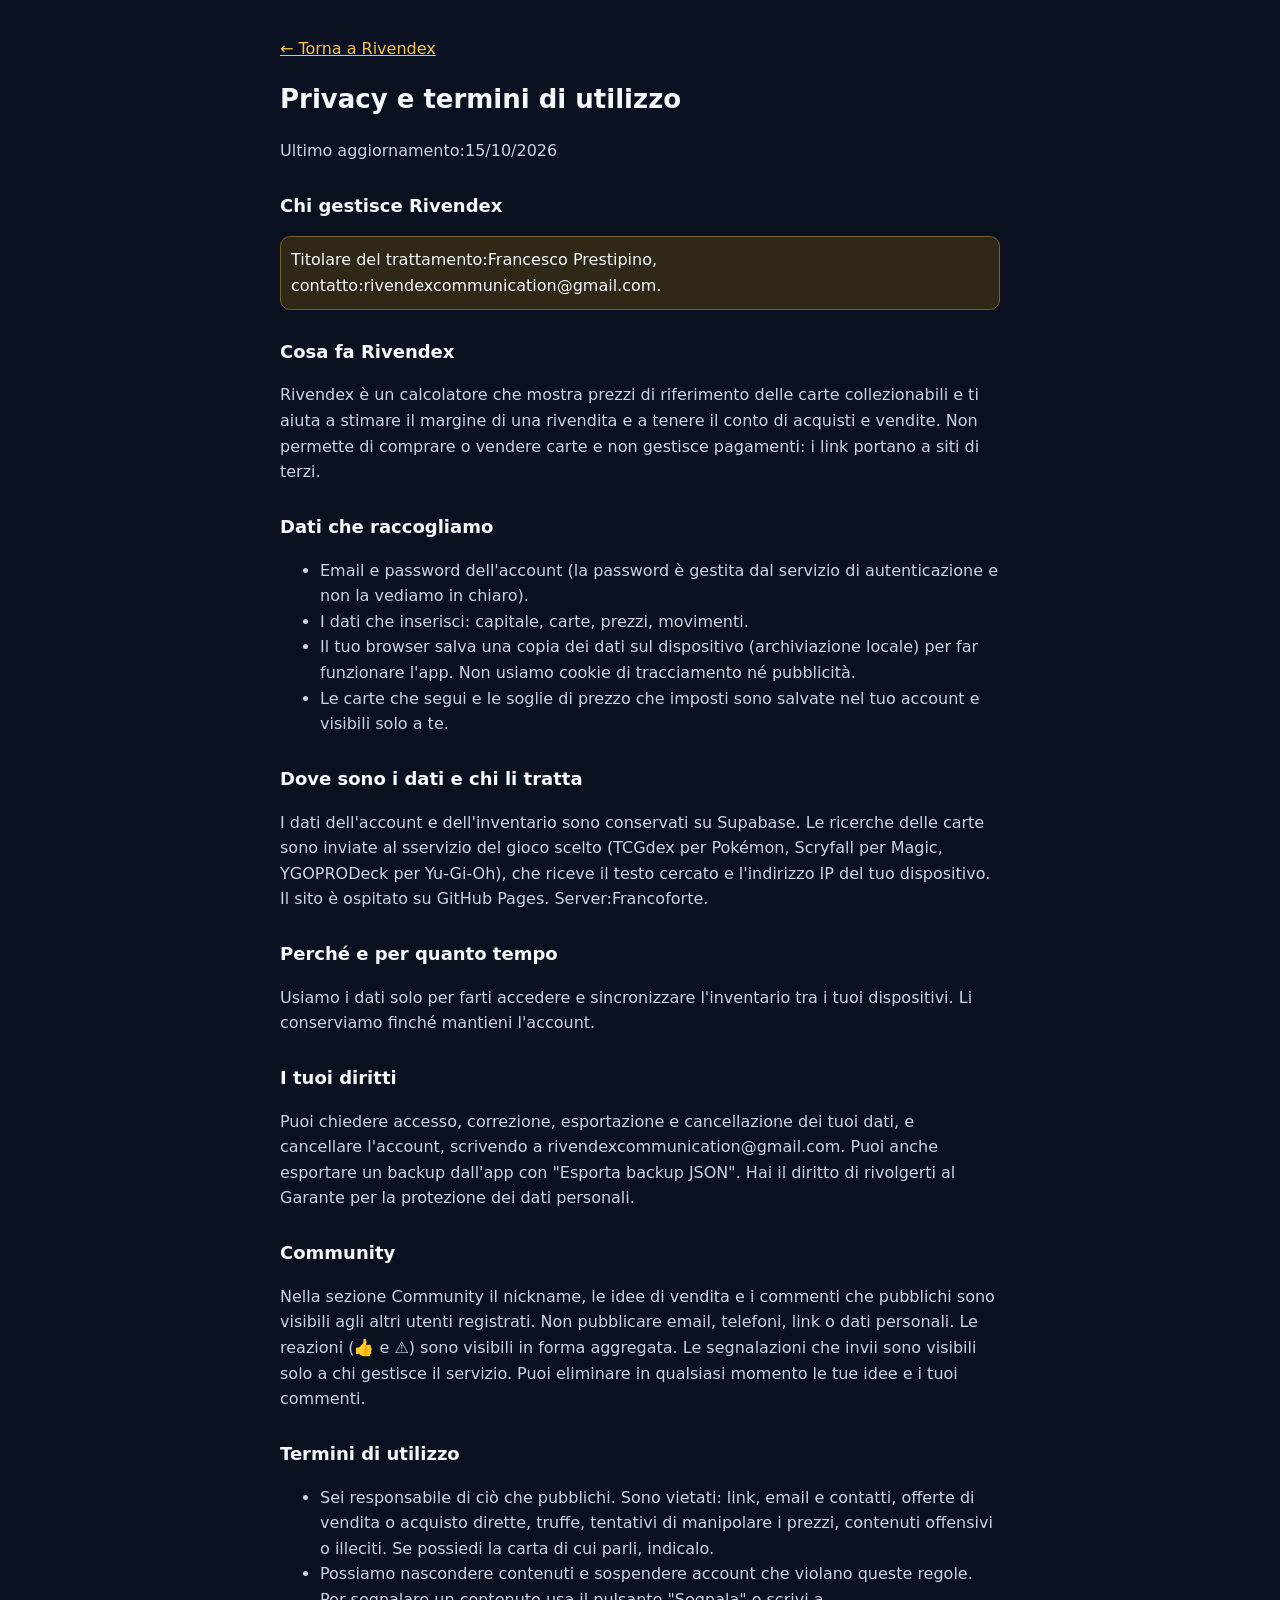
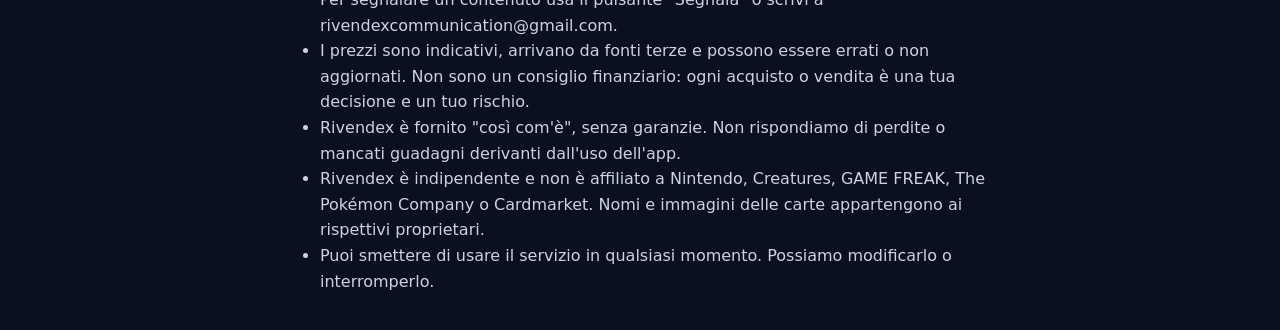
<file: privacy.html>
<!DOCTYPE html>
<html lang="it">
<head>
<meta charset="UTF-8">
<meta name="viewport" content="width=device-width, initial-scale=1">
<meta name="theme-color" content="#0b1020">
<title>Privacy e termini – Rivendex</title>
<style>
body{margin:0;background:#0b1020;color:#f5f7fb;font:16px/1.6 system-ui,sans-serif}
main{max-width:720px;margin:auto;padding:20px}
h1{font-size:26px}h2{font-size:18px;margin-top:28px}
p,li{color:#c9d3e3}a{color:#f5c451}
.todo{background:#302816;border:1px solid #76602c;padding:10px;border-radius:10px;color:#f5f7fb}
</style>
</head>
<body>
<main>
<p><a href="./">← Torna a Rivendex</a></p>
<h1>Privacy e termini di utilizzo</h1>
<p>Ultimo aggiornamento:15/10/2026</p>

<h2>Chi gestisce Rivendex</h2>
<p class="todo">Titolare del trattamento:Francesco Prestipino, contatto:rivendexcommunication@gmail.com.</p>

<h2>Cosa fa Rivendex</h2>
<p>Rivendex è un calcolatore che mostra prezzi di riferimento delle carte collezionabili e ti aiuta a stimare il margine di una rivendita e a tenere il conto di acquisti e vendite. Non permette di comprare o vendere carte e non gestisce pagamenti: i link portano a siti di terzi.</p>

<h2>Dati che raccogliamo</h2>
<ul>
<li>Email e password dell'account (la password è gestita dal servizio di autenticazione e non la vediamo in chiaro).</li>
<li>I dati che inserisci: capitale, carte, prezzi, movimenti.</li>
<li>Il tuo browser salva una copia dei dati sul dispositivo (archiviazione locale) per far funzionare l'app. Non usiamo cookie di tracciamento né pubblicità.</li>
<li>Le carte che segui e le soglie di prezzo che imposti sono salvate nel tuo account e visibili solo a te.</li>
</ul>

<h2>Dove sono i dati e chi li tratta</h2>
<p>I dati dell'account e dell'inventario sono conservati su Supabase. Le ricerche delle carte sono inviate al sservizio del gioco scelto (TCGdex per Pokémon, Scryfall per Magic, YGOPRODeck per Yu-Gi-Oh), che riceve il testo cercato e l'indirizzo IP del tuo dispositivo. Il sito è ospitato su GitHub Pages. Server:Francoforte.</p>

<h2>Perché e per quanto tempo</h2>
<p>Usiamo i dati solo per farti accedere e sincronizzare l'inventario tra i tuoi dispositivi. Li conserviamo finché mantieni l'account.</p>

<h2>I tuoi diritti</h2>
<p>Puoi chiedere accesso, correzione, esportazione e cancellazione dei tuoi dati, e cancellare l'account, scrivendo a rivendexcommunication@gmail.com. Puoi anche esportare un backup dall'app con "Esporta backup JSON". Hai il diritto di rivolgerti al Garante per la protezione dei dati personali.</p>

<h2>Community</h2>
<p>Nella sezione Community il nickname, le idee di vendita e i commenti che pubblichi sono visibili agli altri utenti registrati. Non pubblicare email, telefoni, link o dati personali. Le reazioni (👍 e ⚠️) sono visibili in forma aggregata. Le segnalazioni che invii sono visibili solo a chi gestisce il servizio. Puoi eliminare in qualsiasi momento le tue idee e i tuoi commenti.</p>

<h2>Termini di utilizzo</h2>
<ul>
<li>Sei responsabile di ciò che pubblichi. Sono vietati: link, email e contatti, offerte di vendita o acquisto dirette, truffe, tentativi di manipolare i prezzi, contenuti offensivi o illeciti. Se possiedi la carta di cui parli, indicalo.</li>
<li>Possiamo nascondere contenuti e sospendere account che violano queste regole. Per segnalare un contenuto usa il pulsante "Segnala" o scrivi a rivendexcommunication@gmail.com.</li>
<li>I prezzi sono indicativi, arrivano da fonti terze e possono essere errati o non aggiornati. Non sono un consiglio finanziario: ogni acquisto o vendita è una tua decisione e un tuo rischio.</li>
<li>Rivendex è fornito "così com'è", senza garanzie. Non rispondiamo di perdite o mancati guadagni derivanti dall'uso dell'app.</li>
<li>Rivendex è indipendente e non è affiliato a Nintendo, Creatures, GAME FREAK, The Pokémon Company o Cardmarket. Nomi e immagini delle carte appartengono ai rispettivi proprietari.</li>
<li>Puoi smettere di usare il servizio in qualsiasi momento. Possiamo modificarlo o interromperlo.</li>
</ul>
</main>
</body>
</html>
</file>
